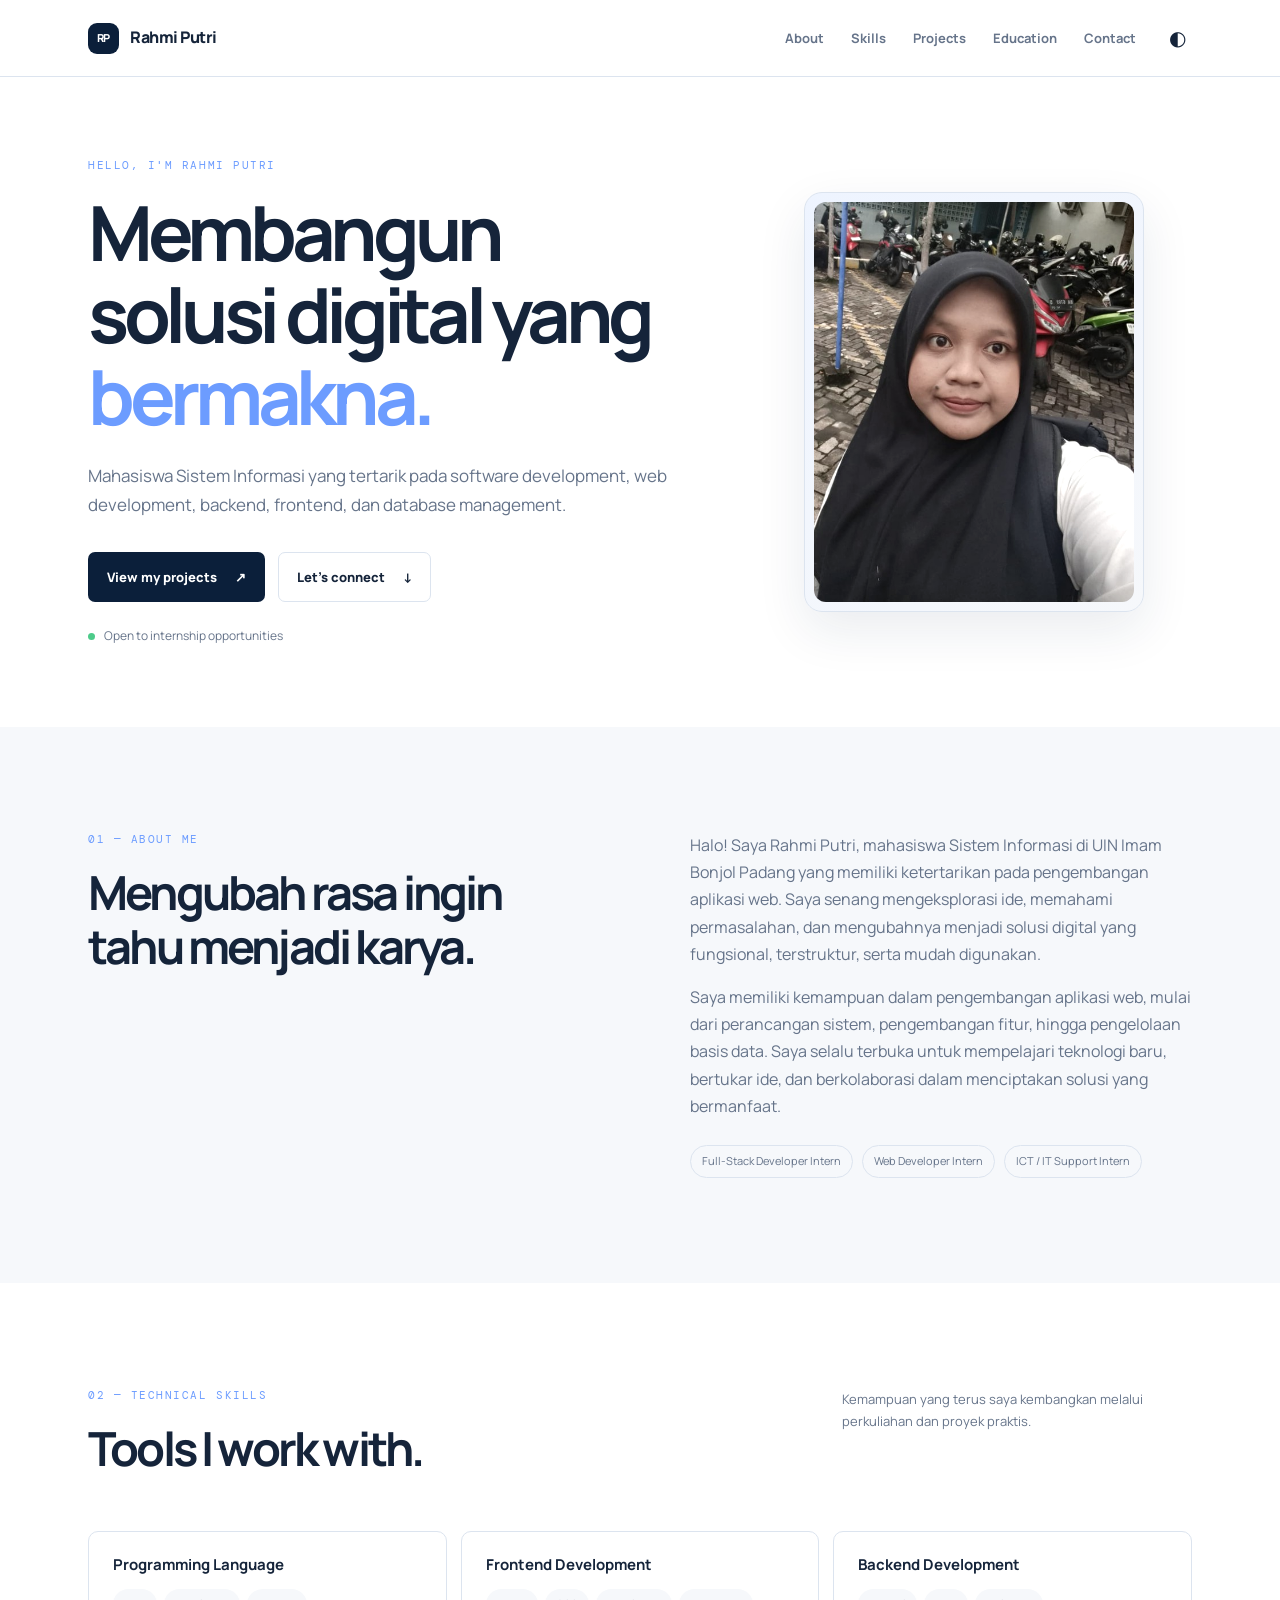
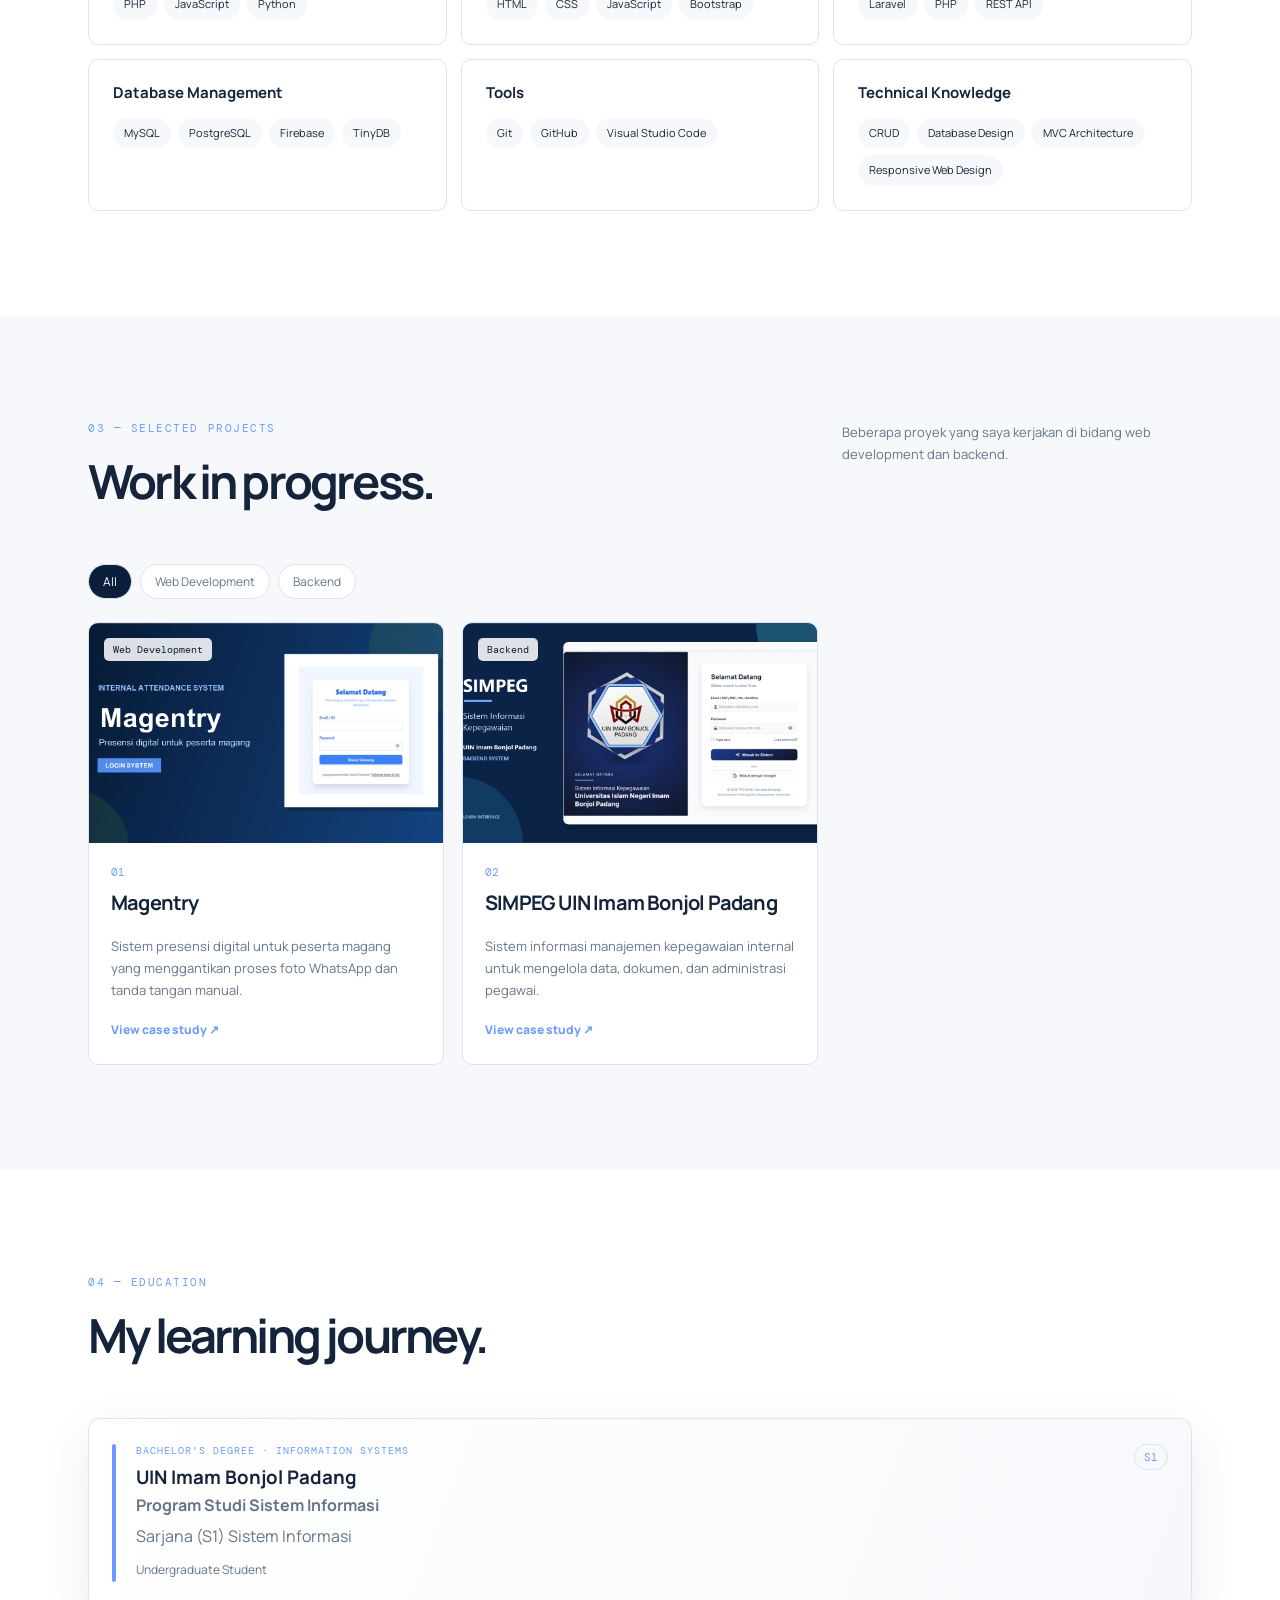
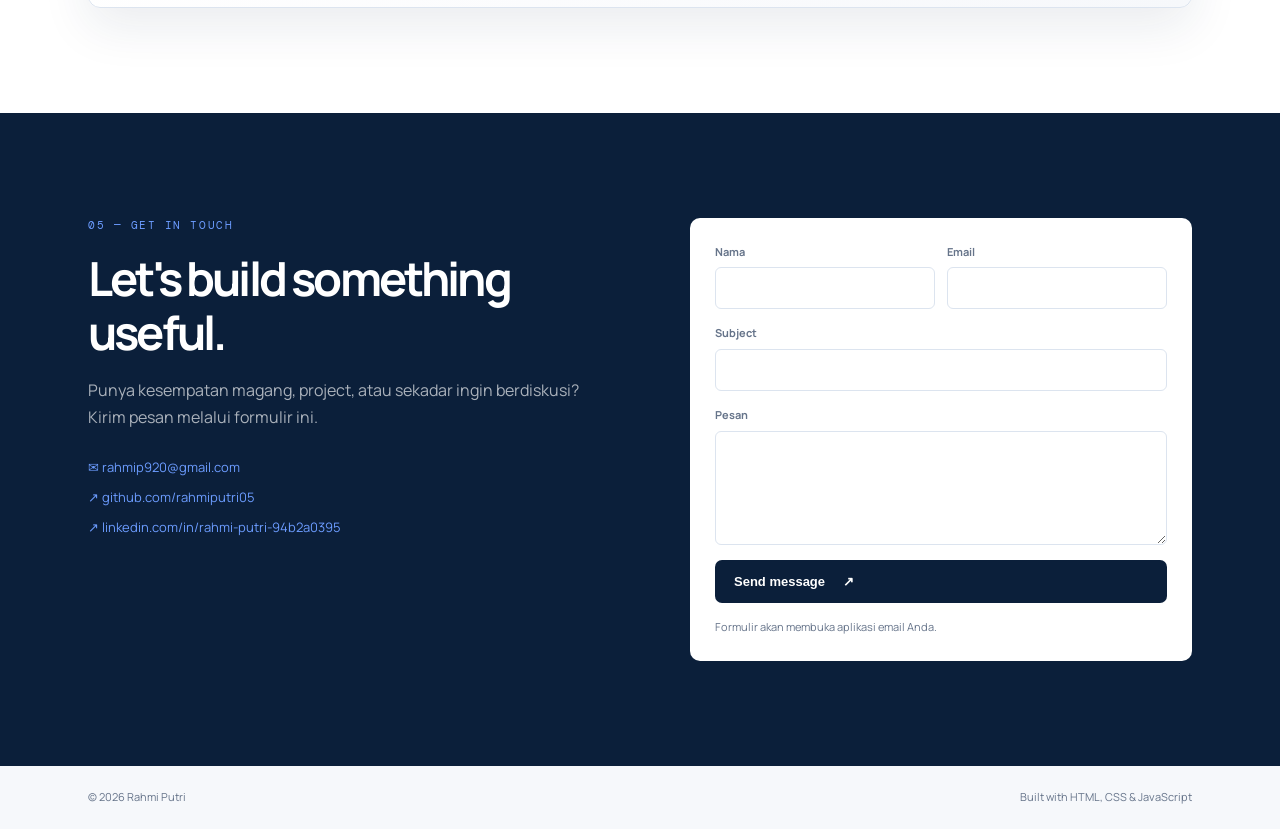
<file: index.html>
<!doctype html>
<html lang="id" data-theme="light">
<head>
  <meta charset="utf-8">
  <meta name="viewport" content="width=device-width, initial-scale=1">
  <meta name="description" content="Portfolio Rahmi Putri, mahasiswa Sistem Informasi yang fokus pada web development dan backend development.">
  <title>Rahmi Putri — Software & Web Developer</title>
  <link rel="stylesheet" href="styles.css">
</head>
<body>
  <header class="site-header">
    <div class="container nav-wrap">
      <a class="brand" href="index.html" aria-label="Rahmi Putri home"><span class="brand-mark">RP</span><span>Rahmi Putri</span></a>
      <button class="menu-toggle" type="button" aria-label="Buka navigasi" aria-expanded="false" data-menu-toggle>☰</button>
      <nav class="site-nav" data-menu>
        <a href="#about">About</a><a href="#skills">Skills</a><a href="#projects">Projects</a><a href="#education">Education</a><a href="#contact">Contact</a>
        <button class="theme-toggle" type="button" data-theme-toggle aria-label="Ganti tema">◐</button>
      </nav>
    </div>
  </header>

  <main>
    <section class="hero container">
      <div>
        <p class="eyebrow">HELLO, I'M RAHMI PUTRI</p>
        <h1>Membangun solusi digital yang <span>bermakna.</span></h1>
        <p class="hero-lead">Mahasiswa Sistem Informasi yang tertarik pada software development, web development, backend, frontend, dan database management.</p>
        <div class="hero-actions"><a class="button button-primary" href="#projects">View my projects <span>↗</span></a><a class="button button-secondary" href="#contact">Let's connect <span>↓</span></a></div>
        <div class="availability"><i></i> Open to internship opportunities</div>
      </div>
      <div class="hero-card">
        <div class="profile-frame"><img class="profile-photo" src="images/profile/rahmi-putri.jpg" alt="Foto Rahmi Putri"></div>
      </div>
    </section>

    <section class="section section-muted" id="about">
      <div class="container split-section"><div><p class="eyebrow">01 — ABOUT ME</p><h2>Mengubah rasa ingin tahu menjadi karya.</h2></div><div class="section-copy"><p>Halo! Saya Rahmi Putri, mahasiswa Sistem Informasi di UIN Imam Bonjol Padang yang memiliki ketertarikan pada pengembangan aplikasi web. Saya senang mengeksplorasi ide, memahami permasalahan, dan mengubahnya menjadi solusi digital yang fungsional, terstruktur, serta mudah digunakan.</p><p>Saya memiliki kemampuan dalam pengembangan aplikasi web, mulai dari perancangan sistem, pengembangan fitur, hingga pengelolaan basis data. Saya selalu terbuka untuk mempelajari teknologi baru, bertukar ide, dan berkolaborasi dalam menciptakan solusi yang bermanfaat.</p><div class="role-list"><span>Full-Stack Developer Intern</span><span>Web Developer Intern</span><span>ICT / IT Support Intern</span></div></div></div>
    </section>

    <section class="section container" id="skills">
      <div class="section-heading"><div><p class="eyebrow">02 — TECHNICAL SKILLS</p><h2>Tools I work with.</h2></div><p>Kemampuan yang terus saya kembangkan melalui perkuliahan dan proyek praktis.</p></div>
      <div class="skills-grid">
        <article class="skill-card"><h3>Programming Language</h3><div class="skill-tags"><span>PHP</span><span>JavaScript</span><span>Python</span></div></article>
        <article class="skill-card"><h3>Frontend Development</h3><div class="skill-tags"><span>HTML</span><span>CSS</span><span>JavaScript</span><span>Bootstrap</span></div></article>
        <article class="skill-card"><h3>Backend Development</h3><div class="skill-tags"><span>Laravel</span><span>PHP</span><span>REST API</span></div></article>
        <article class="skill-card"><h3>Database Management</h3><div class="skill-tags"><span>MySQL</span><span>PostgreSQL</span><span>Firebase</span><span>TinyDB</span></div></article>
        <article class="skill-card"><h3>Tools</h3><div class="skill-tags"><span>Git</span><span>GitHub</span><span>Visual Studio Code</span></div></article>
        <article class="skill-card"><h3>Technical Knowledge</h3><div class="skill-tags"><span>CRUD</span><span>Database Design</span><span>MVC Architecture</span><span>Responsive Web Design</span></div></article>
      </div>
    </section>

    <section class="section section-muted" id="projects">
      <div class="container">
        <div class="section-heading"><div><p class="eyebrow">03 — SELECTED PROJECTS</p><h2>Work in progress.</h2></div><p>Beberapa proyek yang saya kerjakan di bidang web development dan backend.</p></div>
        <div class="filter-row" data-project-filters><button class="filter active" data-filter="all">All</button><button class="filter" data-filter="Web Development">Web Development</button><button class="filter" data-filter="Backend">Backend</button></div>
        <div class="projects-grid">
          <article class="project-card" data-project-category="Web Development"><a class="project-image" href="projects/magentry.html"><img src="images/magentry/magentry-cover.png" alt="Magentry preview"><span>Web Development</span></a><div class="project-body"><p class="project-index">01</p><h3><a href="projects/magentry.html">Magentry</a></h3><p>Sistem presensi digital untuk peserta magang yang menggantikan proses foto WhatsApp dan tanda tangan manual.</p><a class="text-link" href="projects/magentry.html">View case study ↗</a></div></article>
          <article class="project-card" data-project-category="Backend"><a class="project-image" href="projects/simpeg-uin-imam-bonjol.html"><img src="images/simpeg/simpeg-cover.png" alt="SIMPEG preview"><span>Backend</span></a><div class="project-body"><p class="project-index">02</p><h3><a href="projects/simpeg-uin-imam-bonjol.html">SIMPEG UIN Imam Bonjol Padang</a></h3><p>Sistem informasi manajemen kepegawaian internal untuk mengelola data, dokumen, dan administrasi pegawai.</p><a class="text-link" href="projects/simpeg-uin-imam-bonjol.html">View case study ↗</a></div></article>
        </div>
      </div>
    </section>

    <section class="section container" id="education"><div class="section-heading"><div><p class="eyebrow">04 — EDUCATION</p><h2>My learning journey.</h2></div></div><div class="education-card"><div class="education-accent" aria-hidden="true"></div><div class="education-content"><p class="education-kicker">BACHELOR'S DEGREE · INFORMATION SYSTEMS</p><h3>UIN Imam Bonjol Padang</h3><p><strong>Program Studi Sistem Informasi</strong></p><p>Sarjana (S1) Sistem Informasi</p><span class="muted">Undergraduate Student</span></div><span class="education-badge">S1</span></div></section>
    <section class="section contact-section" id="contact"><div class="container contact-grid"><div><p class="eyebrow">05 — GET IN TOUCH</p><h2>Let's build something useful.</h2><p class="section-copy">Punya kesempatan magang, project, atau sekadar ingin berdiskusi? Kirim pesan melalui formulir ini.</p><div class="contact-links"><a href="mailto:rahmip920@gmail.com">✉ rahmip920@gmail.com</a><a href="https://github.com/rahmiputri05" target="_blank" rel="noreferrer">↗ github.com/rahmiputri05</a><a href="https://www.linkedin.com/in/rahmi-putri-94b2a0395" target="_blank" rel="noreferrer">↗ linkedin.com/in/rahmi-putri-94b2a0395</a></div></div><form class="contact-form" data-contact-form><div class="form-row"><label>Nama<input type="text" name="name" required maxlength="100"></label><label>Email<input type="email" name="email" required maxlength="150"></label></div><label>Subject<input type="text" name="subject" maxlength="150"></label><label>Pesan<textarea name="message" rows="5" required maxlength="5000"></textarea></label><button class="button button-primary" type="submit">Send message <span>↗</span></button><p class="form-note" data-form-note>Formulir akan membuka aplikasi email Anda.</p></form></div></section>
  </main>
  <footer class="site-footer"><div class="container footer-inner"><span>© <span data-year></span> Rahmi Putri</span><span>Built with HTML, CSS & JavaScript</span></div></footer>
  <script src="script.js"></script>
</body>
</html>
</file>
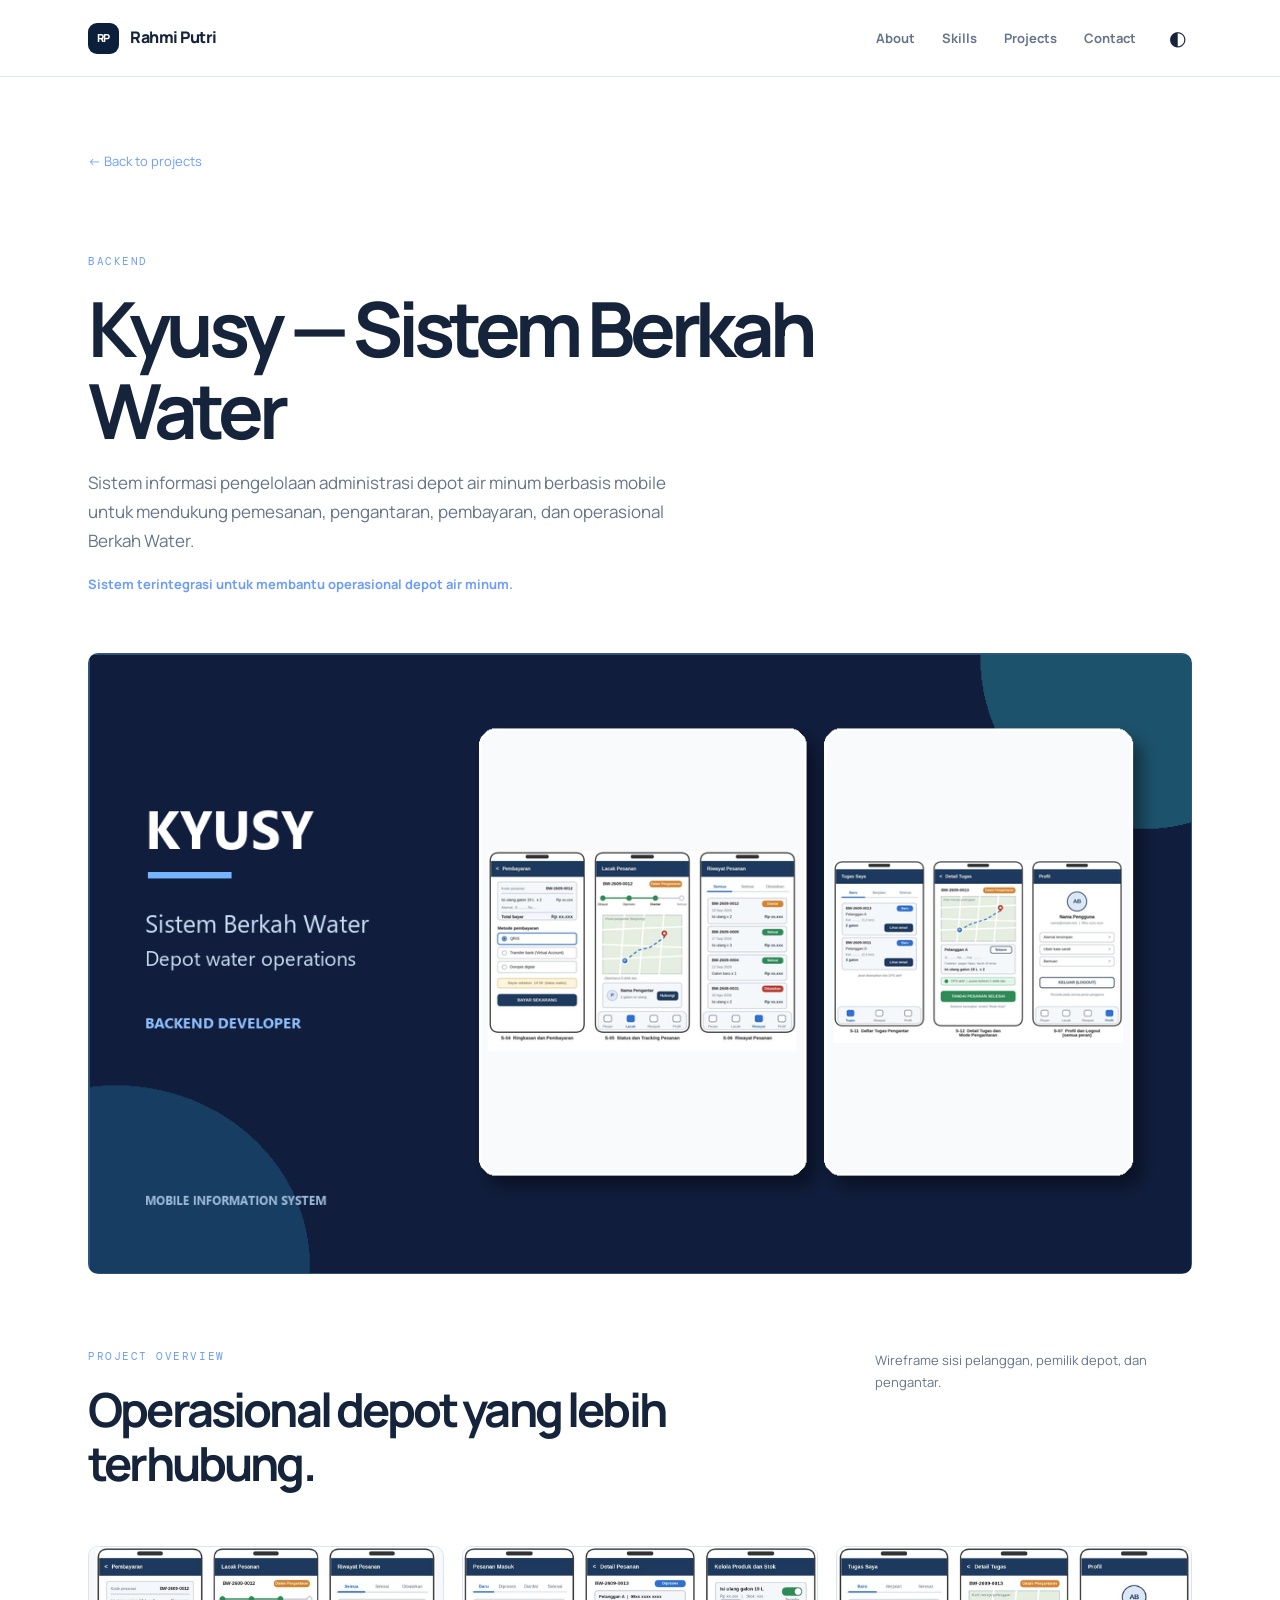
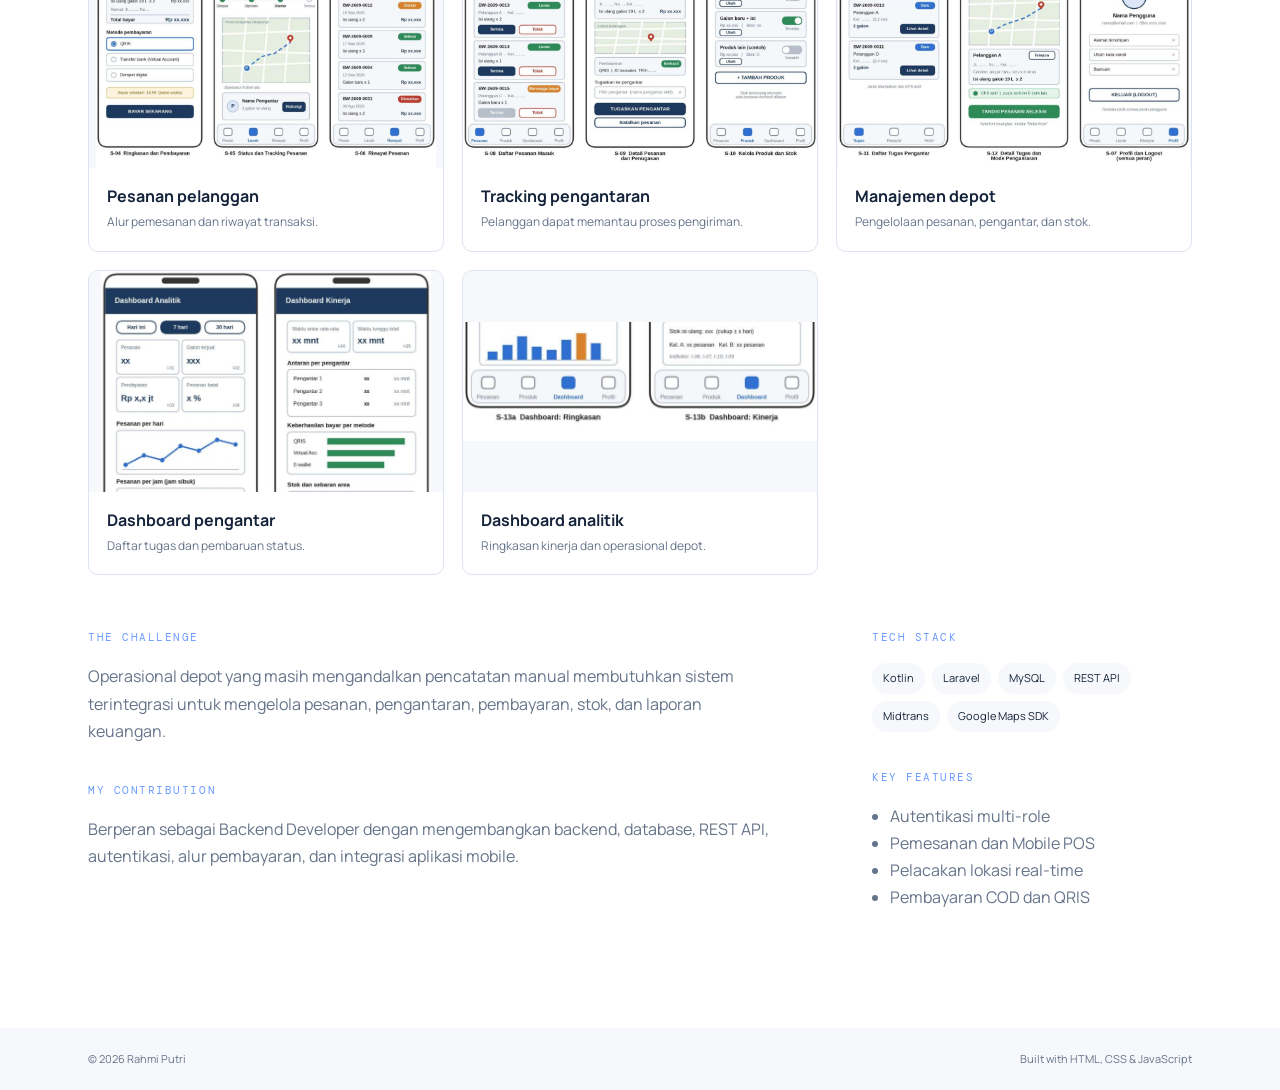
<file: projects/kyusy-berkah-water.html>
<!doctype html>
<html lang="id" data-theme="light">
<head><meta charset="utf-8"><meta name="viewport" content="width=device-width, initial-scale=1"><meta name="description" content="Kyusy Berkah Water project case study"><title>Kyusy — Rahmi Putri</title><link rel="stylesheet" href="../styles.css"></head>
<body>
  <header class="site-header"><div class="container nav-wrap"><a class="brand" href="../index.html"><span class="brand-mark">RP</span><span>Rahmi Putri</span></a><button class="menu-toggle" type="button" aria-label="Buka navigasi" aria-expanded="false" data-menu-toggle>☰</button><nav class="site-nav" data-menu><a href="../index.html#about">About</a><a href="../index.html#skills">Skills</a><a href="../index.html#projects">Projects</a><a href="../index.html#contact">Contact</a><button class="theme-toggle" type="button" data-theme-toggle aria-label="Ganti tema">◐</button></nav></div></header>
  <main class="project-detail container"><a class="back-link" href="../index.html#projects">← Back to projects</a><div class="detail-header"><p class="eyebrow">BACKEND</p><h1>Kyusy — Sistem Berkah Water</h1><p class="hero-lead">Sistem informasi pengelolaan administrasi depot air minum berbasis mobile untuk mendukung pemesanan, pengantaran, pembayaran, dan operasional Berkah Water.</p><p class="internal-note">Sistem terintegrasi untuk membantu operasional depot air minum.</p></div><div class="detail-image"><img src="../images/kyusy/kyusy-cover.png" alt="Kyusy preview"></div>
    <section class="project-gallery"><div class="section-heading"><div><p class="eyebrow">PROJECT OVERVIEW</p><h2>Operasional depot yang lebih terhubung.</h2></div><p>Wireframe sisi pelanggan, pemilik depot, dan pengantar.</p></div><div class="gallery-grid"><figure class="gallery-card"><img src="../images/kyusy/customer-order.png" alt="Alur pesanan pelanggan"><figcaption><h3>Pesanan pelanggan</h3><p>Alur pemesanan dan riwayat transaksi.</p></figcaption></figure><figure class="gallery-card"><img src="../images/kyusy/customer-tracking.png" alt="Tracking pelanggan"><figcaption><h3>Tracking pengantaran</h3><p>Pelanggan dapat memantau proses pengiriman.</p></figcaption></figure><figure class="gallery-card"><img src="../images/kyusy/owner-management.png" alt="Manajemen pemilik"><figcaption><h3>Manajemen depot</h3><p>Pengelolaan pesanan, pengantar, dan stok.</p></figcaption></figure><figure class="gallery-card"><img src="../images/kyusy/courier-dashboard.png" alt="Dashboard pengantar"><figcaption><h3>Dashboard pengantar</h3><p>Daftar tugas dan pembaruan status.</p></figcaption></figure><figure class="gallery-card"><img src="../images/kyusy/analytics-dashboard.png" alt="Dashboard analitik"><figcaption><h3>Dashboard analitik</h3><p>Ringkasan kinerja dan operasional depot.</p></figcaption></figure></div></section>
    <div class="detail-grid"><div><p class="eyebrow">THE CHALLENGE</p><p>Operasional depot yang masih mengandalkan pencatatan manual membutuhkan sistem terintegrasi untuk mengelola pesanan, pengantaran, pembayaran, stok, dan laporan keuangan.</p><p class="eyebrow detail-label">MY CONTRIBUTION</p><p>Berperan sebagai Backend Developer dengan mengembangkan backend, database, REST API, autentikasi, alur pembayaran, dan integrasi aplikasi mobile.</p></div><aside class="detail-sidebar"><p class="eyebrow">TECH STACK</p><div class="skill-tags"><span>Kotlin</span><span>Laravel</span><span>MySQL</span><span>REST API</span><span>Midtrans</span><span>Google Maps SDK</span></div><p class="eyebrow detail-label">KEY FEATURES</p><ul class="feature-list"><li>Autentikasi multi-role</li><li>Pemesanan dan Mobile POS</li><li>Pelacakan lokasi real-time</li><li>Pembayaran COD dan QRIS</li></ul></aside></div>
  </main><footer class="site-footer"><div class="container footer-inner"><span>© <span data-year></span> Rahmi Putri</span><span>Built with HTML, CSS & JavaScript</span></div></footer><script src="../script.js"></script>
</body></html>
</file>
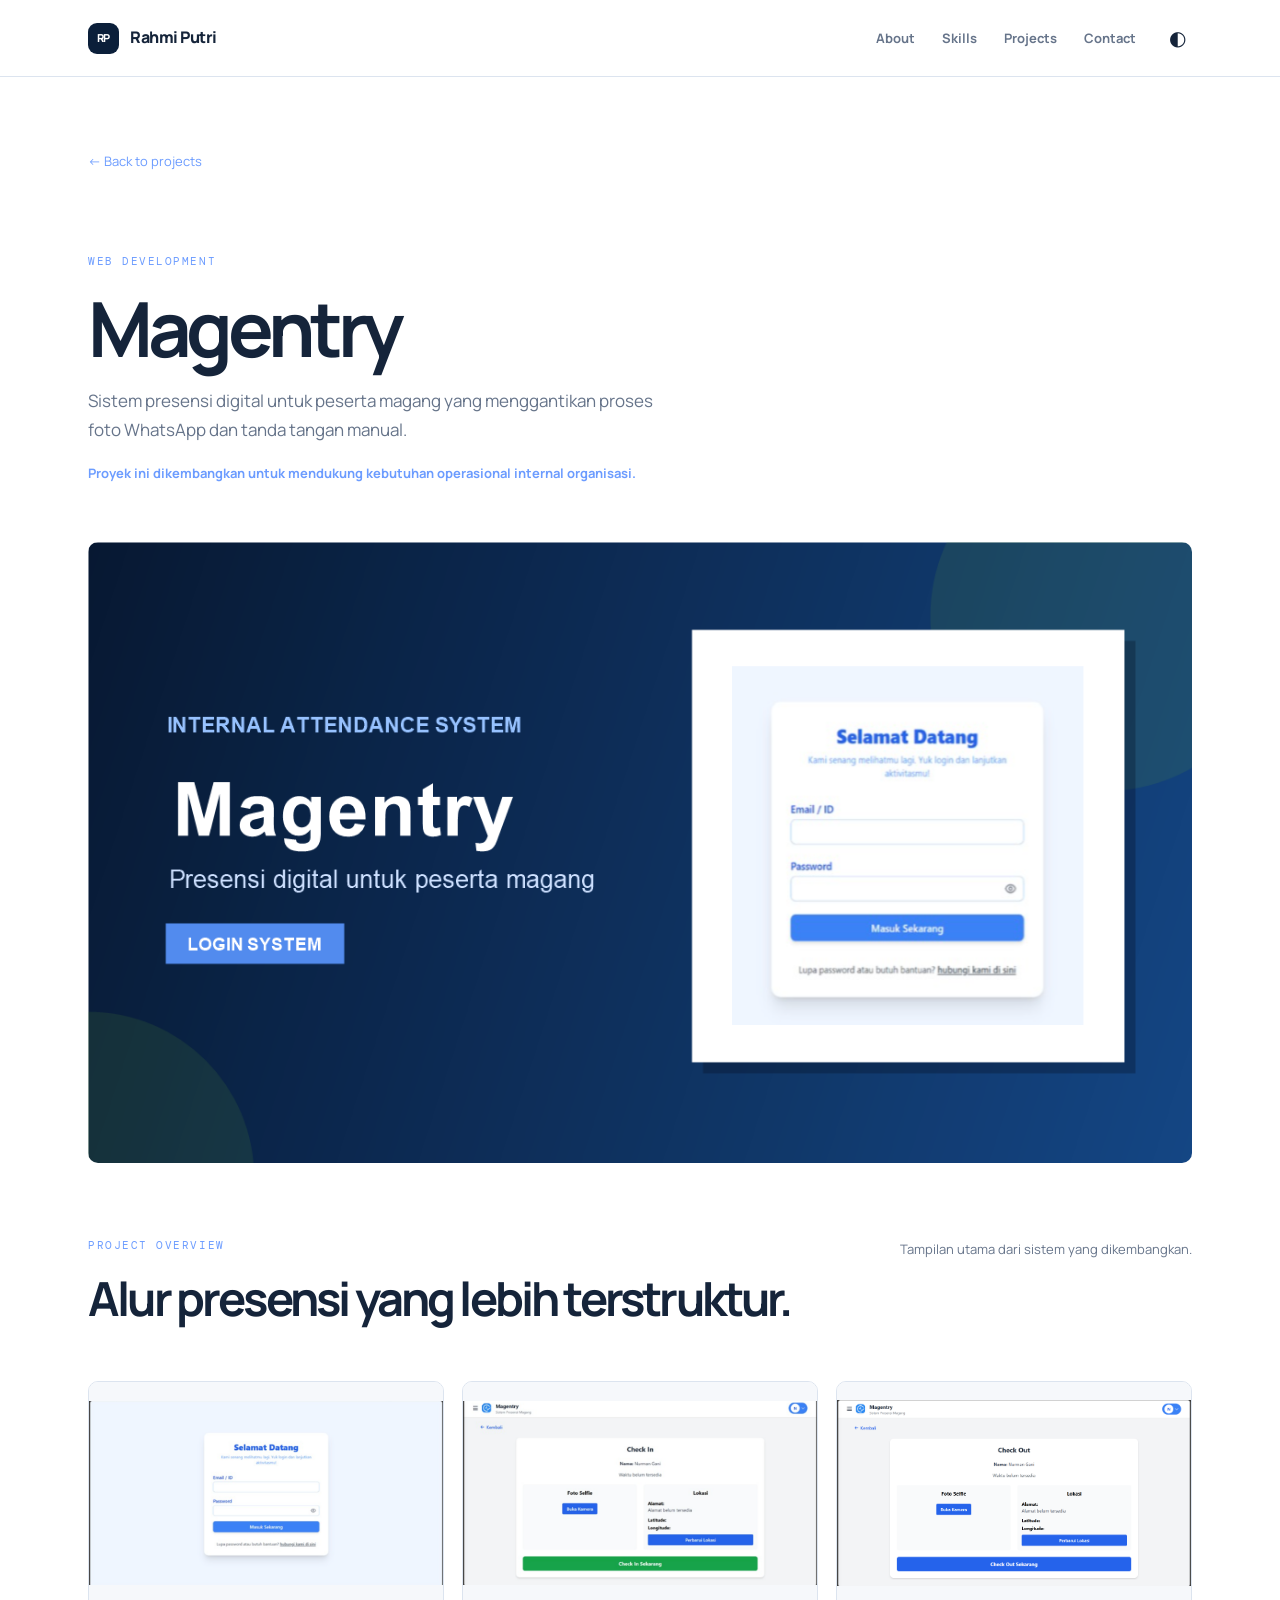
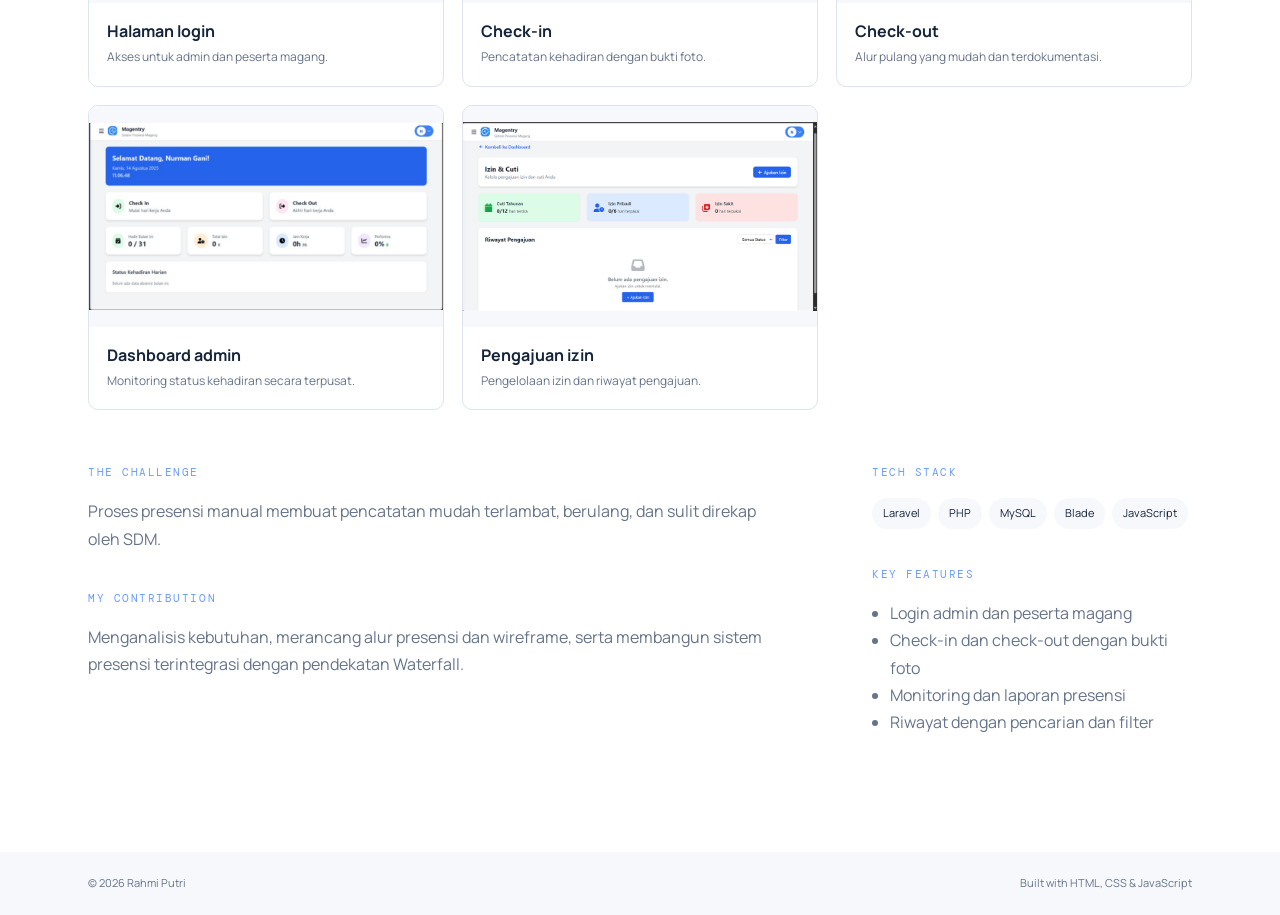
<file: projects/magentry.html>
<!doctype html>
<html lang="id" data-theme="light">
<head><meta charset="utf-8"><meta name="viewport" content="width=device-width, initial-scale=1"><meta name="description" content="Magentry project case study"><title>Magentry — Rahmi Putri</title><link rel="stylesheet" href="../styles.css"></head>
<body>
  <header class="site-header"><div class="container nav-wrap"><a class="brand" href="../index.html"><span class="brand-mark">RP</span><span>Rahmi Putri</span></a><button class="menu-toggle" type="button" aria-label="Buka navigasi" aria-expanded="false" data-menu-toggle>☰</button><nav class="site-nav" data-menu><a href="../index.html#about">About</a><a href="../index.html#skills">Skills</a><a href="../index.html#projects">Projects</a><a href="../index.html#contact">Contact</a><button class="theme-toggle" type="button" data-theme-toggle aria-label="Ganti tema">◐</button></nav></div></header>
  <main class="project-detail container"><a class="back-link" href="../index.html#projects">← Back to projects</a><div class="detail-header"><p class="eyebrow">WEB DEVELOPMENT</p><h1>Magentry</h1><p class="hero-lead">Sistem presensi digital untuk peserta magang yang menggantikan proses foto WhatsApp dan tanda tangan manual.</p><p class="internal-note">Proyek ini dikembangkan untuk mendukung kebutuhan operasional internal organisasi.</p></div><div class="detail-image"><img src="../images/magentry/magentry-cover.png" alt="Magentry preview"></div>
    <section class="project-gallery"><div class="section-heading"><div><p class="eyebrow">PROJECT OVERVIEW</p><h2>Alur presensi yang lebih terstruktur.</h2></div><p>Tampilan utama dari sistem yang dikembangkan.</p></div><div class="gallery-grid"><figure class="gallery-card"><img src="../images/magentry/login.png" alt="Halaman login Magentry"><figcaption><h3>Halaman login</h3><p>Akses untuk admin dan peserta magang.</p></figcaption></figure><figure class="gallery-card"><img src="../images/magentry/check-in.png" alt="Check-in Magentry"><figcaption><h3>Check-in</h3><p>Pencatatan kehadiran dengan bukti foto.</p></figcaption></figure><figure class="gallery-card"><img src="../images/magentry/check-out.png" alt="Check-out Magentry"><figcaption><h3>Check-out</h3><p>Alur pulang yang mudah dan terdokumentasi.</p></figcaption></figure><figure class="gallery-card"><img src="../images/magentry/admin-dashboard.png" alt="Dashboard admin Magentry"><figcaption><h3>Dashboard admin</h3><p>Monitoring status kehadiran secara terpusat.</p></figcaption></figure><figure class="gallery-card"><img src="../images/magentry/leave-requests.png" alt="Pengajuan izin Magentry"><figcaption><h3>Pengajuan izin</h3><p>Pengelolaan izin dan riwayat pengajuan.</p></figcaption></figure></div></section>
    <div class="detail-grid"><div><p class="eyebrow">THE CHALLENGE</p><p>Proses presensi manual membuat pencatatan mudah terlambat, berulang, dan sulit direkap oleh SDM.</p><p class="eyebrow detail-label">MY CONTRIBUTION</p><p>Menganalisis kebutuhan, merancang alur presensi dan wireframe, serta membangun sistem presensi terintegrasi dengan pendekatan Waterfall.</p></div><aside class="detail-sidebar"><p class="eyebrow">TECH STACK</p><div class="skill-tags"><span>Laravel</span><span>PHP</span><span>MySQL</span><span>Blade</span><span>JavaScript</span></div><p class="eyebrow detail-label">KEY FEATURES</p><ul class="feature-list"><li>Login admin dan peserta magang</li><li>Check-in dan check-out dengan bukti foto</li><li>Monitoring dan laporan presensi</li><li>Riwayat dengan pencarian dan filter</li></ul></aside></div>
  </main><footer class="site-footer"><div class="container footer-inner"><span>© <span data-year></span> Rahmi Putri</span><span>Built with HTML, CSS & JavaScript</span></div></footer><script src="../script.js"></script>
</body></html>
</file>
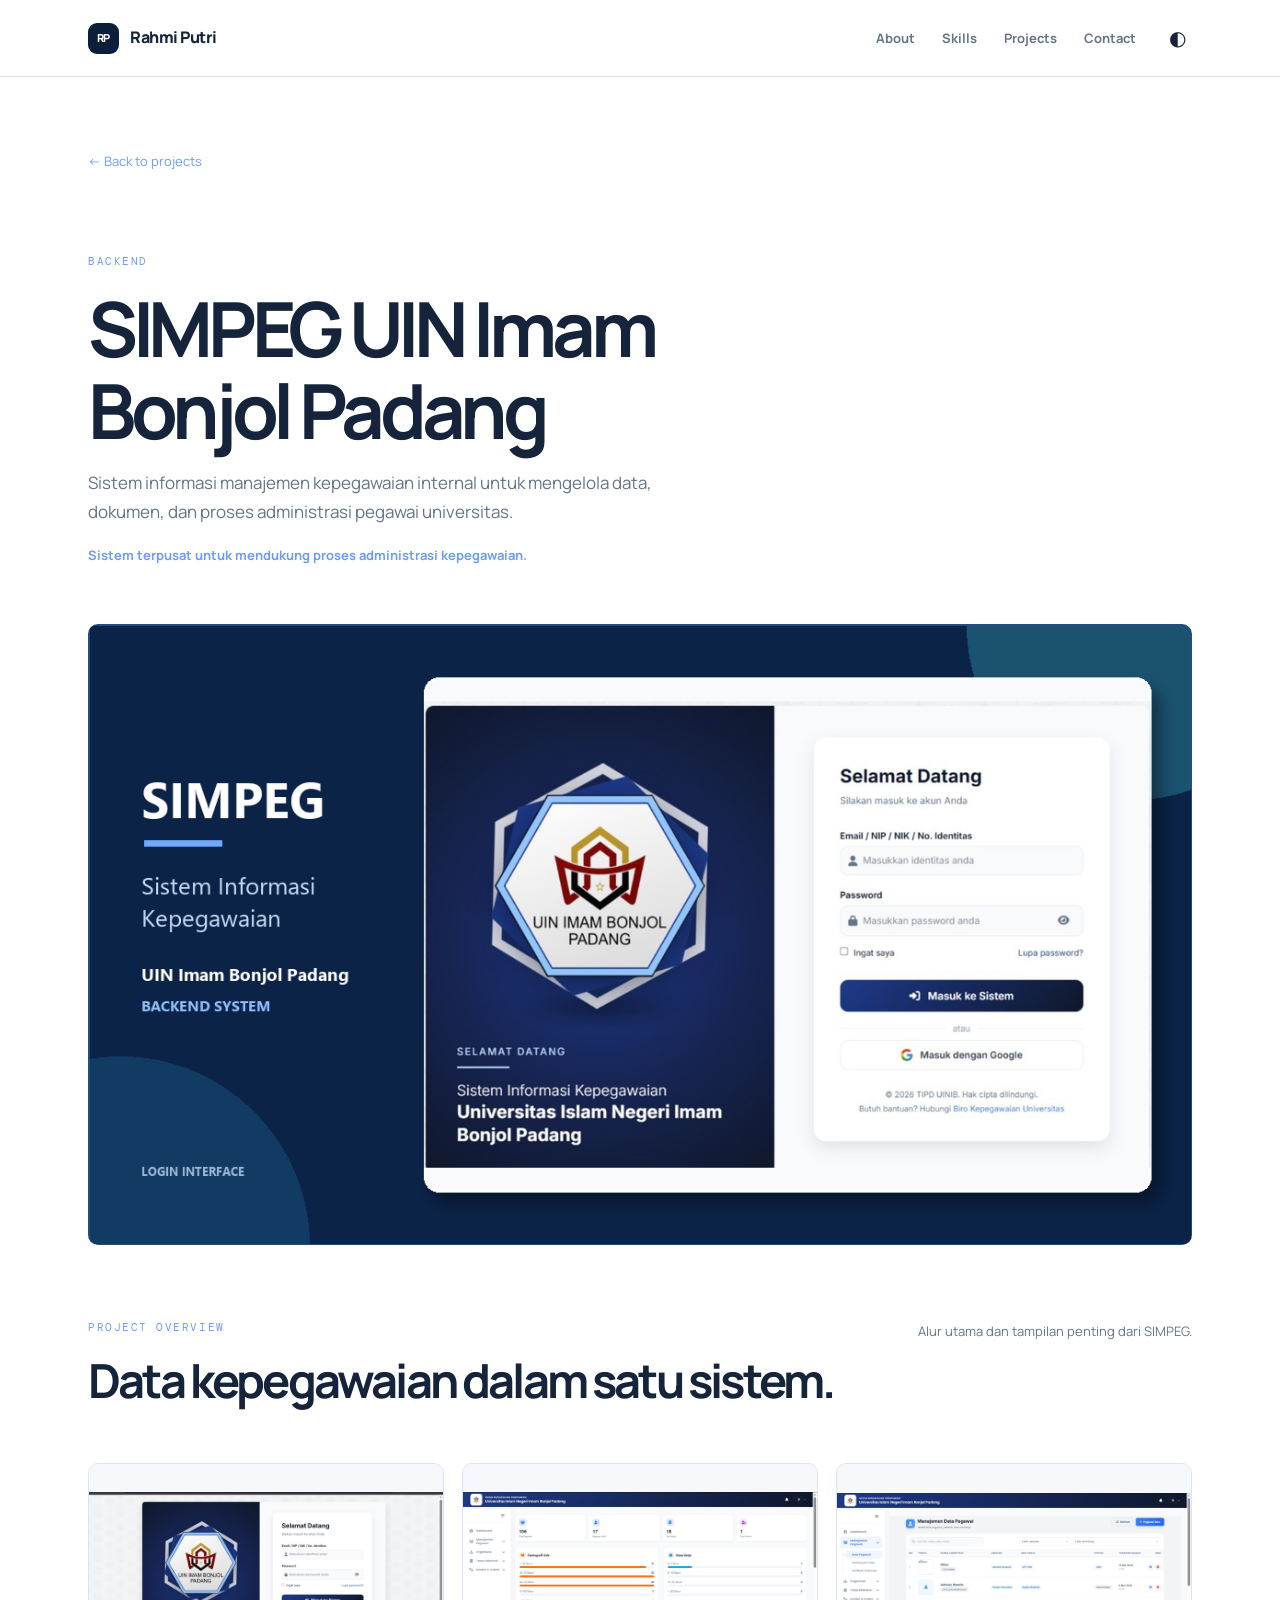
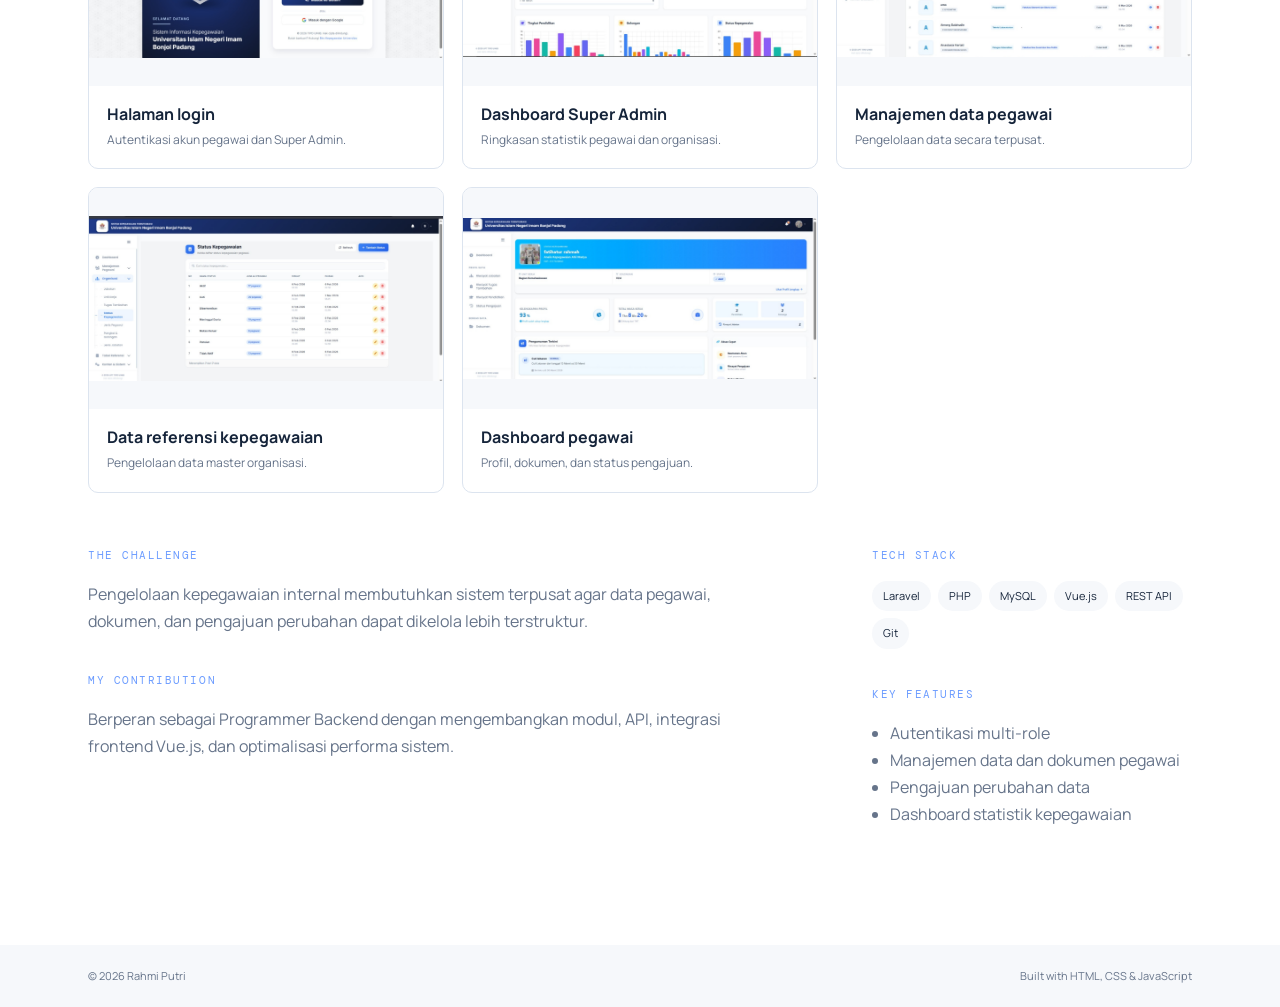
<file: projects/simpeg-uin-imam-bonjol.html>
<!doctype html>
<html lang="id" data-theme="light">
<head><meta charset="utf-8"><meta name="viewport" content="width=device-width, initial-scale=1"><meta name="description" content="SIMPEG UIN Imam Bonjol project case study"><title>SIMPEG UIN Imam Bonjol — Rahmi Putri</title><link rel="stylesheet" href="../styles.css"></head>
<body>
  <header class="site-header"><div class="container nav-wrap"><a class="brand" href="../index.html"><span class="brand-mark">RP</span><span>Rahmi Putri</span></a><button class="menu-toggle" type="button" aria-label="Buka navigasi" aria-expanded="false" data-menu-toggle>☰</button><nav class="site-nav" data-menu><a href="../index.html#about">About</a><a href="../index.html#skills">Skills</a><a href="../index.html#projects">Projects</a><a href="../index.html#contact">Contact</a><button class="theme-toggle" type="button" data-theme-toggle aria-label="Ganti tema">◐</button></nav></div></header>
  <main class="project-detail container"><a class="back-link" href="../index.html#projects">← Back to projects</a><div class="detail-header"><p class="eyebrow">BACKEND</p><h1>SIMPEG UIN Imam Bonjol Padang</h1><p class="hero-lead">Sistem informasi manajemen kepegawaian internal untuk mengelola data, dokumen, dan proses administrasi pegawai universitas.</p><p class="internal-note">Sistem terpusat untuk mendukung proses administrasi kepegawaian.</p></div><div class="detail-image"><img src="../images/simpeg/simpeg-cover.png" alt="SIMPEG preview"></div>
    <section class="project-gallery"><div class="section-heading"><div><p class="eyebrow">PROJECT OVERVIEW</p><h2>Data kepegawaian dalam satu sistem.</h2></div><p>Alur utama dan tampilan penting dari SIMPEG.</p></div><div class="gallery-grid"><figure class="gallery-card"><img src="../images/simpeg/login.png" alt="Login SIMPEG"><figcaption><h3>Halaman login</h3><p>Autentikasi akun pegawai dan Super Admin.</p></figcaption></figure><figure class="gallery-card"><img src="../images/simpeg/dashboard-admin.png" alt="Dashboard Super Admin"><figcaption><h3>Dashboard Super Admin</h3><p>Ringkasan statistik pegawai dan organisasi.</p></figcaption></figure><figure class="gallery-card"><img src="../images/simpeg/employee-management.png" alt="Manajemen data pegawai"><figcaption><h3>Manajemen data pegawai</h3><p>Pengelolaan data secara terpusat.</p></figcaption></figure><figure class="gallery-card"><img src="../images/simpeg/employment-status.png" alt="Data referensi kepegawaian"><figcaption><h3>Data referensi kepegawaian</h3><p>Pengelolaan data master organisasi.</p></figcaption></figure><figure class="gallery-card"><img src="../images/simpeg/dashboard-employee.png" alt="Dashboard pegawai"><figcaption><h3>Dashboard pegawai</h3><p>Profil, dokumen, dan status pengajuan.</p></figcaption></figure></div></section>
    <div class="detail-grid"><div><p class="eyebrow">THE CHALLENGE</p><p>Pengelolaan kepegawaian internal membutuhkan sistem terpusat agar data pegawai, dokumen, dan pengajuan perubahan dapat dikelola lebih terstruktur.</p><p class="eyebrow detail-label">MY CONTRIBUTION</p><p>Berperan sebagai Programmer Backend dengan mengembangkan modul, API, integrasi frontend Vue.js, dan optimalisasi performa sistem.</p></div><aside class="detail-sidebar"><p class="eyebrow">TECH STACK</p><div class="skill-tags"><span>Laravel</span><span>PHP</span><span>MySQL</span><span>Vue.js</span><span>REST API</span><span>Git</span></div><p class="eyebrow detail-label">KEY FEATURES</p><ul class="feature-list"><li>Autentikasi multi-role</li><li>Manajemen data dan dokumen pegawai</li><li>Pengajuan perubahan data</li><li>Dashboard statistik kepegawaian</li></ul></aside></div>
  </main><footer class="site-footer"><div class="container footer-inner"><span>© <span data-year></span> Rahmi Putri</span><span>Built with HTML, CSS & JavaScript</span></div></footer><script src="../script.js"></script>
</body></html>
</file>
<file: styles.css>
@import url('https://fonts.googleapis.com/css2?family=DM+Mono:wght@400&family=Manrope:wght@400;500;600;700;800&display=swap');
:root{--navy:#0b1f3a;--blue:#6c9cff;--ice:#eef4ff;--text:#15243a;--muted:#66748a;--line:#dce4ef;--surface:#fff;--soft:#f6f8fb;--shadow:0 18px 50px rgba(17,45,83,.09)}
[data-theme=dark]{--navy:#f5f8ff;--text:#edf3ff;--muted:#9baac0;--line:#263955;--surface:#101e31;--soft:#0d1929;--ice:#1c3150;--shadow:0 18px 50px rgba(0,0,0,.2)}[data-theme=dark] .brand-mark{color:#0b1f3a}
*{box-sizing:border-box}html{scroll-behavior:smooth}body{margin:0;color:var(--text);background:var(--surface);font-family:Manrope,sans-serif;line-height:1.7;transition:background .25s,color .25s}a{color:inherit;text-decoration:none}.container{max-width:1160px;margin:auto;padding-left:28px;padding-right:28px}.site-header{position:sticky;top:0;z-index:10;background:color-mix(in srgb,var(--surface) 90%,transparent);backdrop-filter:blur(16px);border-bottom:1px solid var(--line)}.nav-wrap{height:76px;display:flex;align-items:center;justify-content:space-between}.brand{display:flex;align-items:center;gap:11px;font-weight:800;letter-spacing:-.03em}.brand-mark{display:grid;place-items:center;width:31px;height:31px;color:#fff;border-radius:9px;background:var(--navy);font-size:11px}.site-nav{display:flex;align-items:center;gap:27px;color:var(--muted);font-size:13px;font-weight:700}.site-nav a:hover,.text-link:hover{color:var(--blue)}.theme-toggle,.menu-toggle{border:0;background:none;color:var(--text);cursor:pointer;font-size:20px}.menu-toggle{display:none}.hero{min-height:650px;display:grid;grid-template-columns:1.15fr .85fr;align-items:center;gap:80px}.eyebrow{color:var(--blue);font:11px 'DM Mono',monospace;letter-spacing:.14em;margin:0 0 19px}h1,h2,h3,p{margin-top:0}h1{font-size:clamp(42px,6vw,76px);line-height:1.08;letter-spacing:-.07em;margin-bottom:25px}h1 span{color:var(--blue)}h2{font-size:clamp(30px,4vw,47px);line-height:1.15;letter-spacing:-.06em;margin-bottom:18px}h3{line-height:1.25}.hero-lead{max-width:600px;color:var(--muted);font-size:17px}.hero-actions{display:flex;gap:13px;margin:32px 0 24px;flex-wrap:wrap}.button{display:inline-flex;align-items:center;gap:18px;border:1px solid transparent;border-radius:7px;padding:13px 18px;font-weight:800;font-size:13px;cursor:pointer}.button-primary{background:var(--navy);color:var(--surface)}.button-primary:hover{opacity:.9;transform:translateY(-2px)}.button-secondary{border-color:var(--line)}.availability{color:var(--muted);font-size:12px}.availability i{display:inline-block;width:7px;height:7px;margin-right:7px;border-radius:50%;background:#4dcb8a}.hero-card{position:relative}.profile-frame{position:relative;width:min(340px,100%);margin:auto;padding:9px;border:1px solid var(--line);border-radius:18px;background:linear-gradient(145deg,var(--ice),var(--soft));box-shadow:var(--shadow)}.profile-photo{display:block;width:100%;aspect-ratio:4/5;object-fit:cover;object-position:center 30%;border-radius:12px;filter:saturate(.82) contrast(1.06) brightness(1.03)}.section{padding-top:105px;padding-bottom:105px}.section-muted{background:var(--soft)}.split-section,.contact-grid{display:grid;grid-template-columns:1fr 1fr;gap:100px}.section-copy{color:var(--muted);max-width:580px}.role-list{display:flex;gap:9px;flex-wrap:wrap;margin-top:25px}.role-list span,.skill-tags span{border:1px solid var(--line);border-radius:100px;padding:6px 11px;color:var(--muted);font-size:11px}.section-heading{display:flex;justify-content:space-between;gap:35px;margin-bottom:38px}.section-heading>p{max-width:350px;color:var(--muted);font-size:13px}.skills-grid{display:grid;grid-template-columns:repeat(3,1fr);gap:14px}.skill-card{padding:24px;border:1px solid var(--line);border-radius:10px;background:var(--surface)}.skill-card h3{font-size:15px}.skill-tags{display:flex;gap:7px;flex-wrap:wrap}.skill-tags span{color:var(--text);background:var(--soft);border:0}.filter-row{display:flex;gap:8px;margin-bottom:23px;flex-wrap:wrap}.filter{border:1px solid var(--line);background:var(--surface);color:var(--muted);border-radius:100px;padding:8px 14px;cursor:pointer;font:12px Manrope}.filter.active{color:var(--surface);background:var(--navy)}.projects-grid{display:grid;grid-template-columns:repeat(3,1fr);gap:18px}.project-card{background:var(--surface);border:1px solid var(--line);border-radius:10px;overflow:hidden;transition:transform .2s,box-shadow .2s}.project-card:hover{transform:translateY(-5px);box-shadow:var(--shadow)}.project-image{position:relative;display:block;min-height:220px;overflow:hidden;background:linear-gradient(135deg,rgba(11,31,58,.15),rgba(108,156,255,.35))}.project-image img{position:absolute;inset:0;width:100%;height:100%;object-fit:cover}.project-image span{position:relative;z-index:1;display:inline-block;margin:15px;padding:5px 9px;border-radius:5px;background:rgba(255,255,255,.86);color:var(--navy);font:10px 'DM Mono'}.project-body{padding:22px}.project-index{color:var(--blue);font:11px 'DM Mono'}.project-body h3{font-size:20px;letter-spacing:-.04em}.project-body p:not(.project-index){color:var(--muted);font-size:13px}.text-link{color:var(--blue);font-size:12px;font-weight:800}.education-card{display:flex;align-items:stretch;gap:20px;padding:25px 23px;border:1px solid var(--line);border-radius:12px;background:linear-gradient(110deg,var(--surface),var(--soft));box-shadow:var(--shadow)}.education-accent{flex:0 0 4px;border-radius:4px;background:var(--blue)}.education-content{flex:1}.education-kicker{margin-bottom:9px!important;color:var(--blue)!important;font:10px 'DM Mono',monospace!important;letter-spacing:.1em}.education-card h3{margin-bottom:3px}.education-card p{margin-bottom:4px;color:var(--muted)}.muted{color:var(--muted);font-size:12px}.education-badge{align-self:flex-start;margin-left:auto;padding:5px 9px;border:1px solid var(--line);border-radius:100px;color:var(--blue);font:11px 'DM Mono'}.certificate-list{display:grid}.certificate-item{display:flex;gap:18px;align-items:center;padding:18px 0;border-top:1px solid var(--line)}.certificate-item>span{color:var(--blue)}.certificate-item h3,.certificate-item p{margin:0}.certificate-item p{color:var(--muted);font-size:12px}.contact-section{background:var(--navy);color:var(--surface)}.contact-section .eyebrow{color:var(--blue)}.contact-section .section-copy{color:color-mix(in srgb,var(--surface) 65%,transparent)}.contact-links{display:grid;gap:8px;margin-top:25px;color:var(--blue);font-size:13px}.contact-form{display:grid;gap:15px;padding:25px;border-radius:10px;background:var(--surface);color:var(--text)}label{display:grid;gap:6px;color:var(--muted);font-size:11px;font-weight:700}input,textarea{width:100%;padding:11px 12px;resize:vertical;border:1px solid var(--line);border-radius:6px;color:var(--text);background:var(--surface);font:13px Manrope}.form-row{display:grid;grid-template-columns:1fr 1fr;gap:12px}.form-note{margin:0;color:var(--muted);font-size:11px}.site-footer{padding:22px 0;background:var(--soft);color:var(--muted);font-size:11px}.footer-inner{display:flex;justify-content:space-between}.project-detail{padding-top:70px;padding-bottom:100px}.back-link{color:var(--blue);font-size:13px}.detail-header{max-width:750px;padding:80px 0 45px}.detail-header h1{margin-bottom:18px}.internal-note{color:var(--blue);font-size:13px;font-weight:700}.detail-image{position:relative;aspect-ratio:16/9;overflow:hidden;border-radius:10px;background:var(--soft)}.detail-image img{width:100%;height:100%;object-fit:cover}.project-gallery{padding-top:75px}.gallery-grid{display:grid;grid-template-columns:repeat(3,1fr);gap:18px}.gallery-card{margin:0;overflow:hidden;border:1px solid var(--line);border-radius:10px;background:var(--surface)}.gallery-card img{display:block;width:100%;aspect-ratio:16/10;object-fit:contain;background:var(--soft)}.gallery-card figcaption{padding:18px}.gallery-card h3{margin-bottom:6px;font-size:16px}.gallery-card p{margin:0;color:var(--muted);font-size:12px}.detail-grid{display:grid;grid-template-columns:1fr 320px;gap:90px;padding-top:55px}.detail-grid>div>p:not(.eyebrow),.detail-sidebar p:not(.eyebrow){color:var(--muted)}.detail-label{margin-top:38px}.feature-list{color:var(--muted);padding-left:18px}.detail-actions{display:flex;gap:20px;margin-top:30px}
@media(max-width:800px){.container{padding-left:20px;padding-right:20px}.menu-toggle{display:block}.site-nav{display:none;position:absolute;top:76px;left:0;right:0;padding:20px;flex-direction:column;align-items:flex-start;background:var(--surface);border-bottom:1px solid var(--line)}.site-nav.is-open{display:flex}.hero,.split-section,.contact-grid,.detail-grid{grid-template-columns:1fr;gap:45px}.hero{min-height:auto;padding-top:75px;padding-bottom:90px}.hero-card{max-width:340px}.section{padding-top:75px;padding-bottom:75px}.section-heading{display:block}.section-heading>p{margin-top:20px}.skills-grid,.projects-grid{grid-template-columns:1fr 1fr}.detail-image{min-height:270px}}
@media(max-width:520px){h1{font-size:43px}.skills-grid,.projects-grid,.gallery-grid,.form-row{grid-template-columns:1fr}.education-card{align-items:flex-start;flex-wrap:wrap}.education-badge{margin-left:24px}.footer-inner{display:grid;gap:5px}}
</file>
